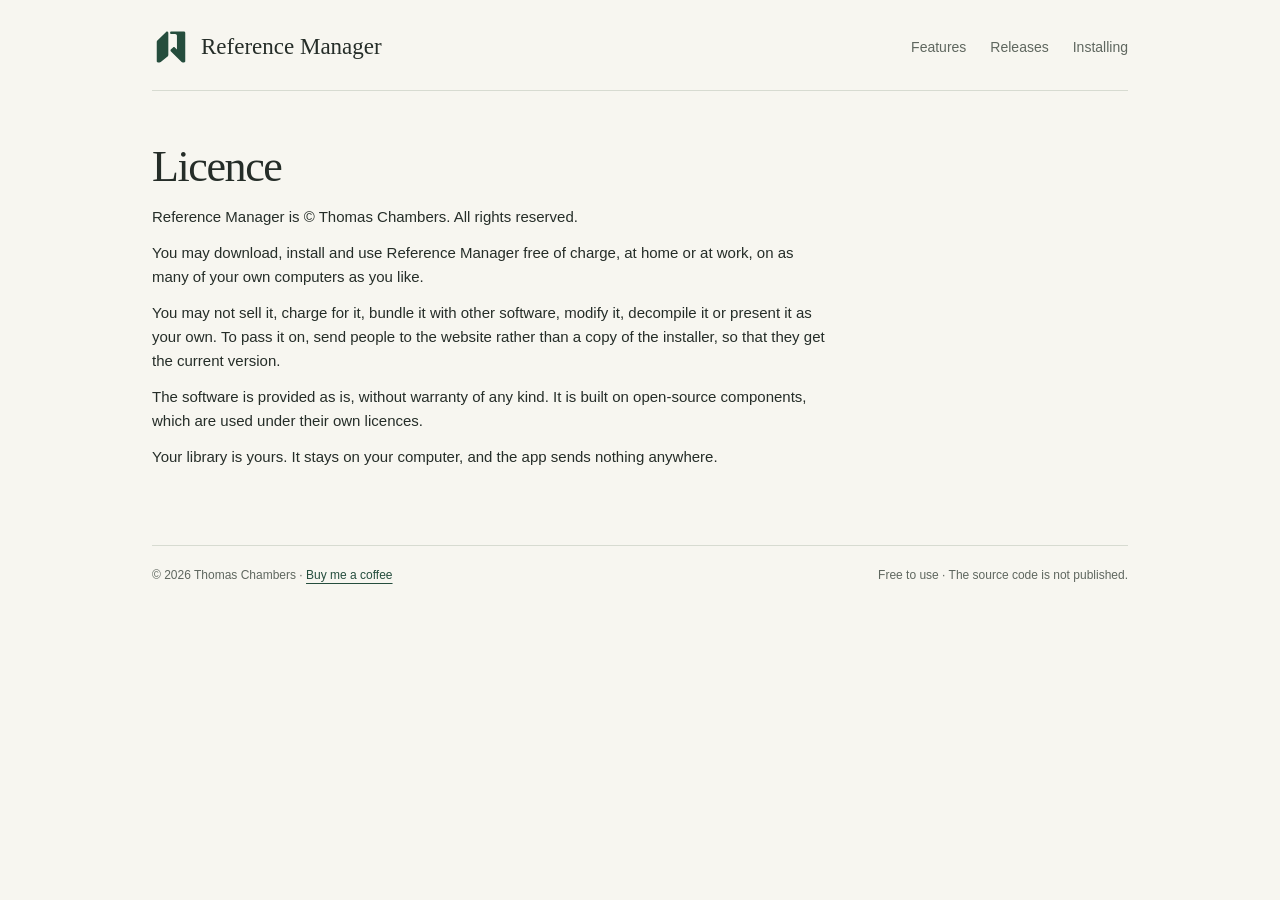
<file: licence.html>
<!doctype html>
<html lang="en">
<head>
  <meta charset="utf-8">
  <meta name="viewport" content="width=device-width, initial-scale=1">
  <title>Licence · Reference Manager</title>
  <meta name="theme-color" content="#f7f6f0">
  <link rel="icon" type="image/svg+xml" href="logo.svg?v=1eb894194f">
  <link rel="stylesheet" href="style.css?v=d03fa65e3b">
</head>
<body>
  <a class="skip" href="#main">Skip to content</a>
  <div class="page">
    <header class="masthead">
      <a class="identity" href="./">
        <img src="logo.svg?v=1eb894194f" alt="" width="38" height="38">
        <span>Reference Manager</span>
      </a>
      <nav aria-label="Main">
        <a href="./#features">Features</a>
        <a href="whats-new.html">Releases</a>
        <a href="./#installing">Installing</a>
      </nav>
    </header>

    <main id="main" class="prose">
<h1 id="licence">Licence</h1>
<p>Reference Manager is © Thomas Chambers. All rights reserved.</p>
<p>You may download, install and use Reference Manager free of charge, at home or at work, on as many of your own computers as you like.</p>
<p>You may not sell it, charge for it, bundle it with other software, modify it, decompile it or present it as your own. To pass it on, send people to the website rather than a copy of the installer, so that they get the current version.</p>
<p>The software is provided as is, without warranty of any kind. It is built on open-source components, which are used under their own licences.</p>
<p>Your library is yours. It stays on your computer, and the app sends nothing anywhere.</p>

    </main>

    <footer>
      <p>© 2026 Thomas Chambers · <a href="https://ko-fi.com/thomaschambers0970">Buy me a coffee</a></p>
      <p>Free to use · The source code is not published.</p>
    </footer>
  </div>
</body>
</html>
</file>
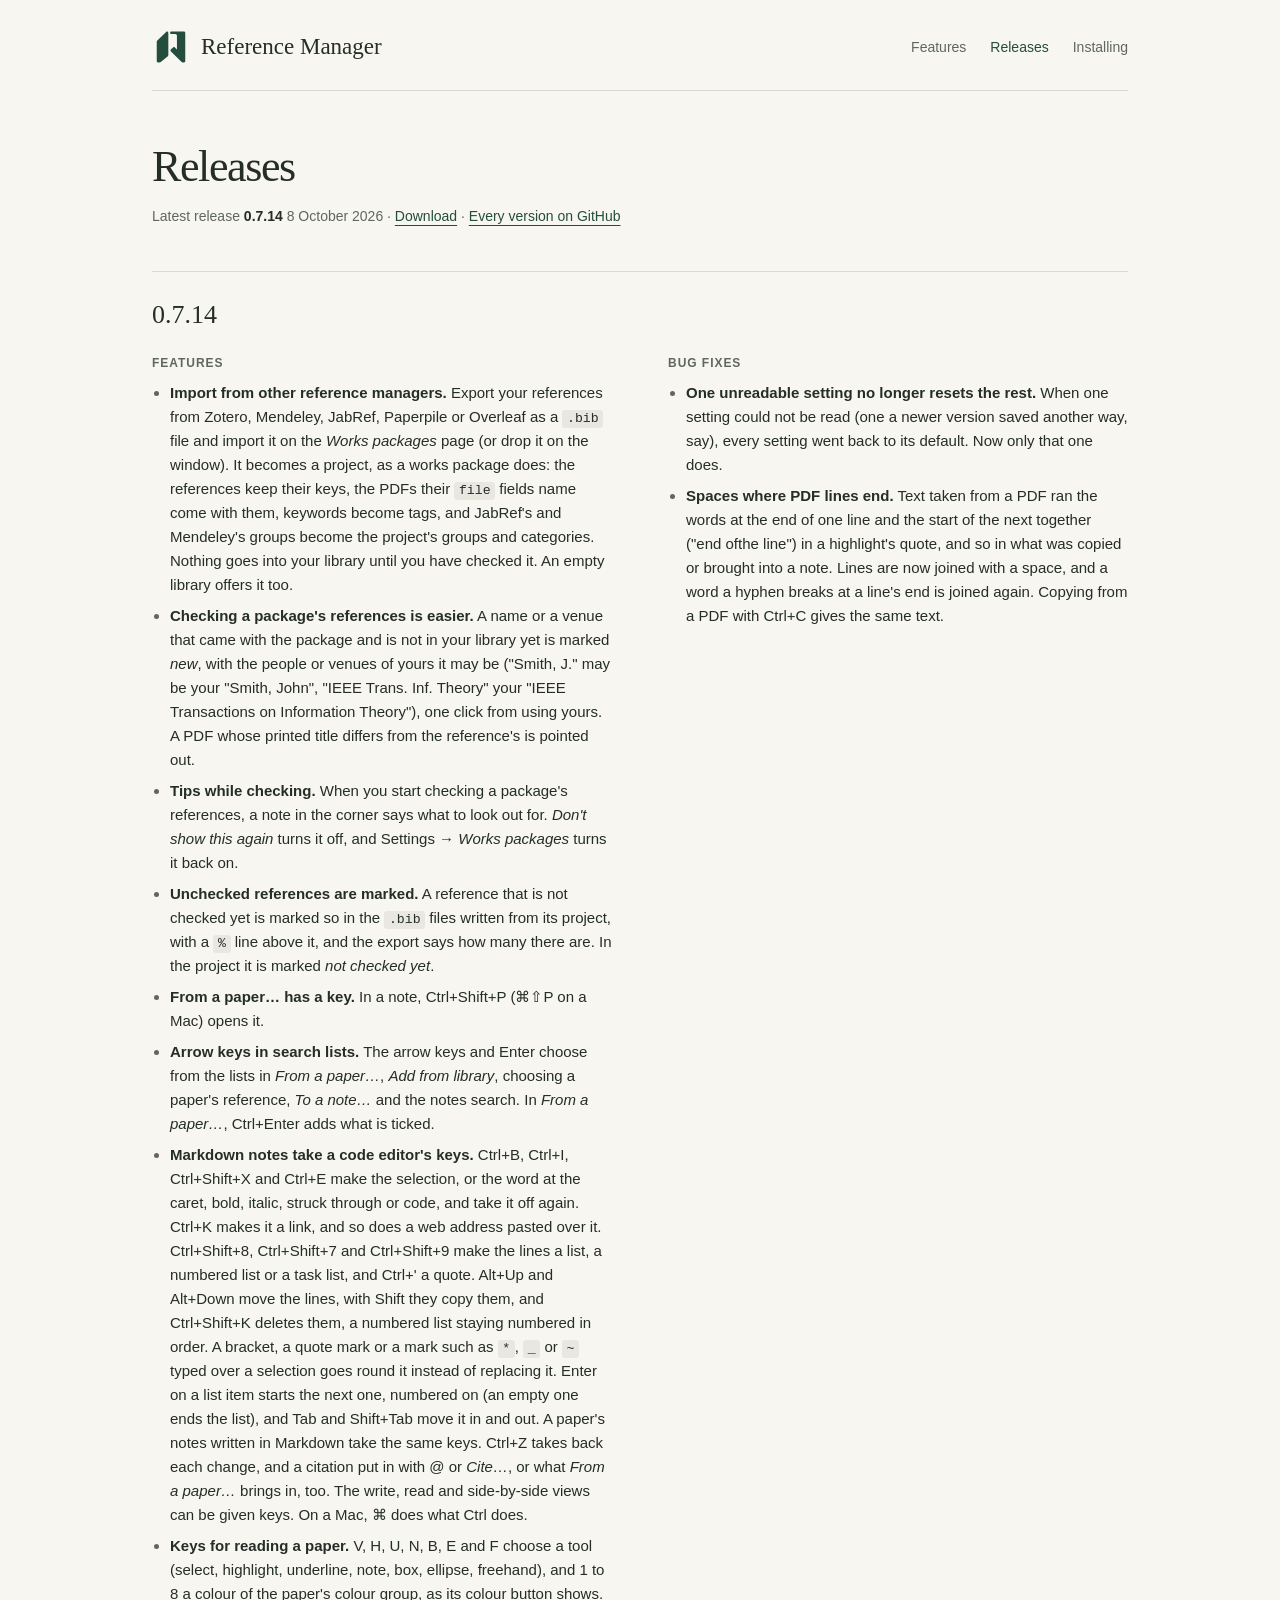
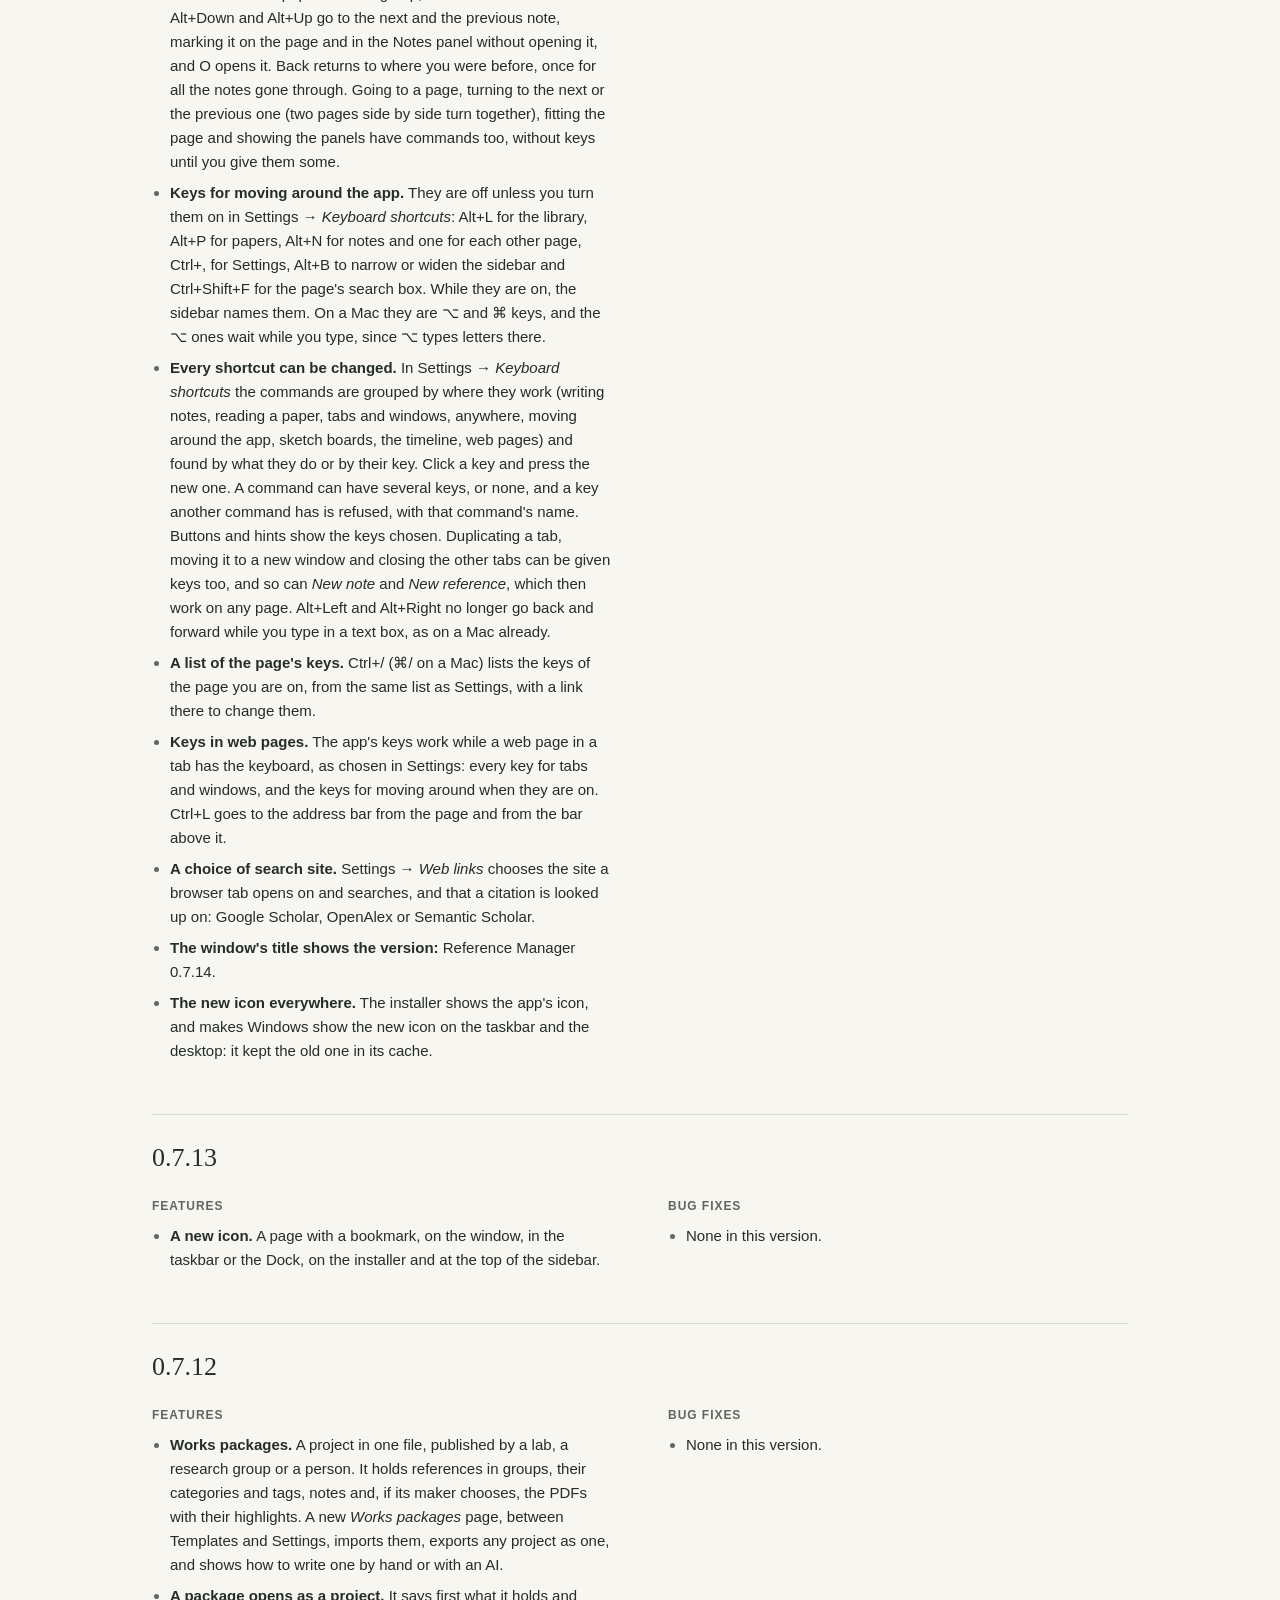
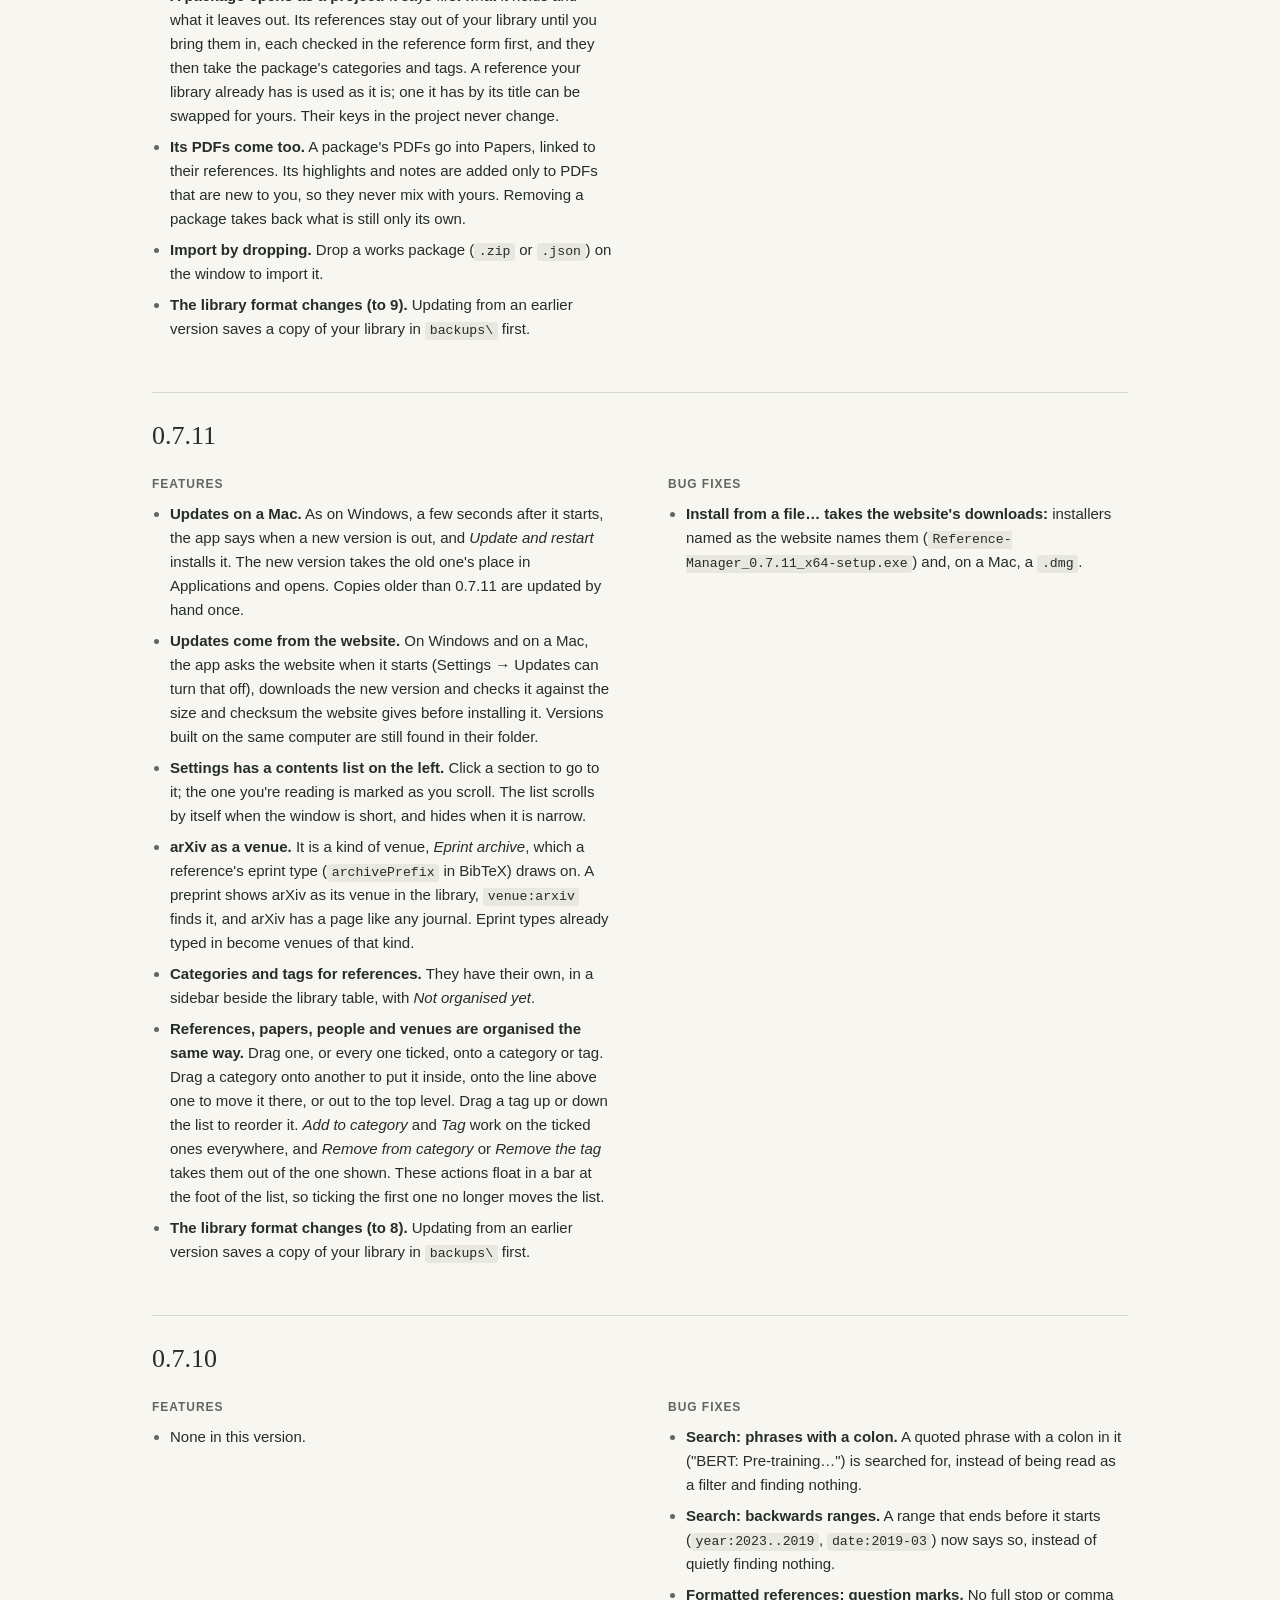
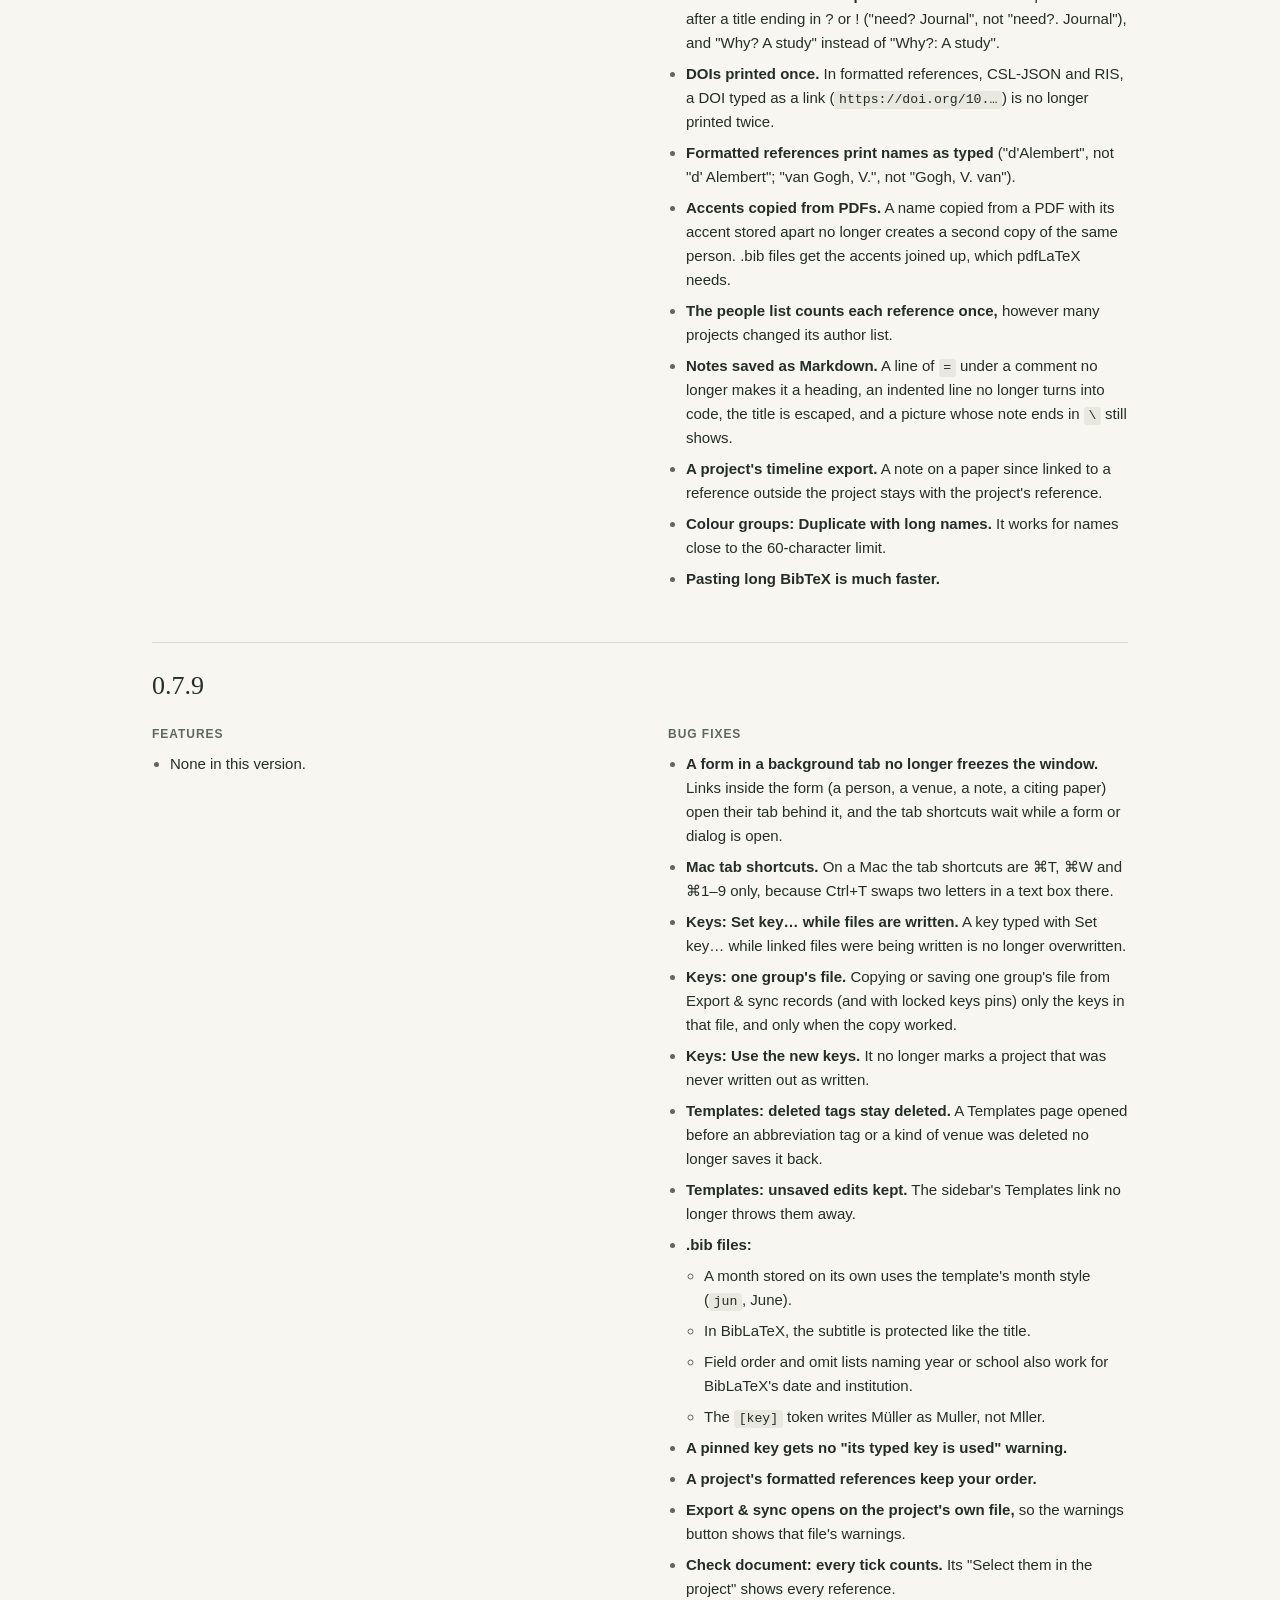
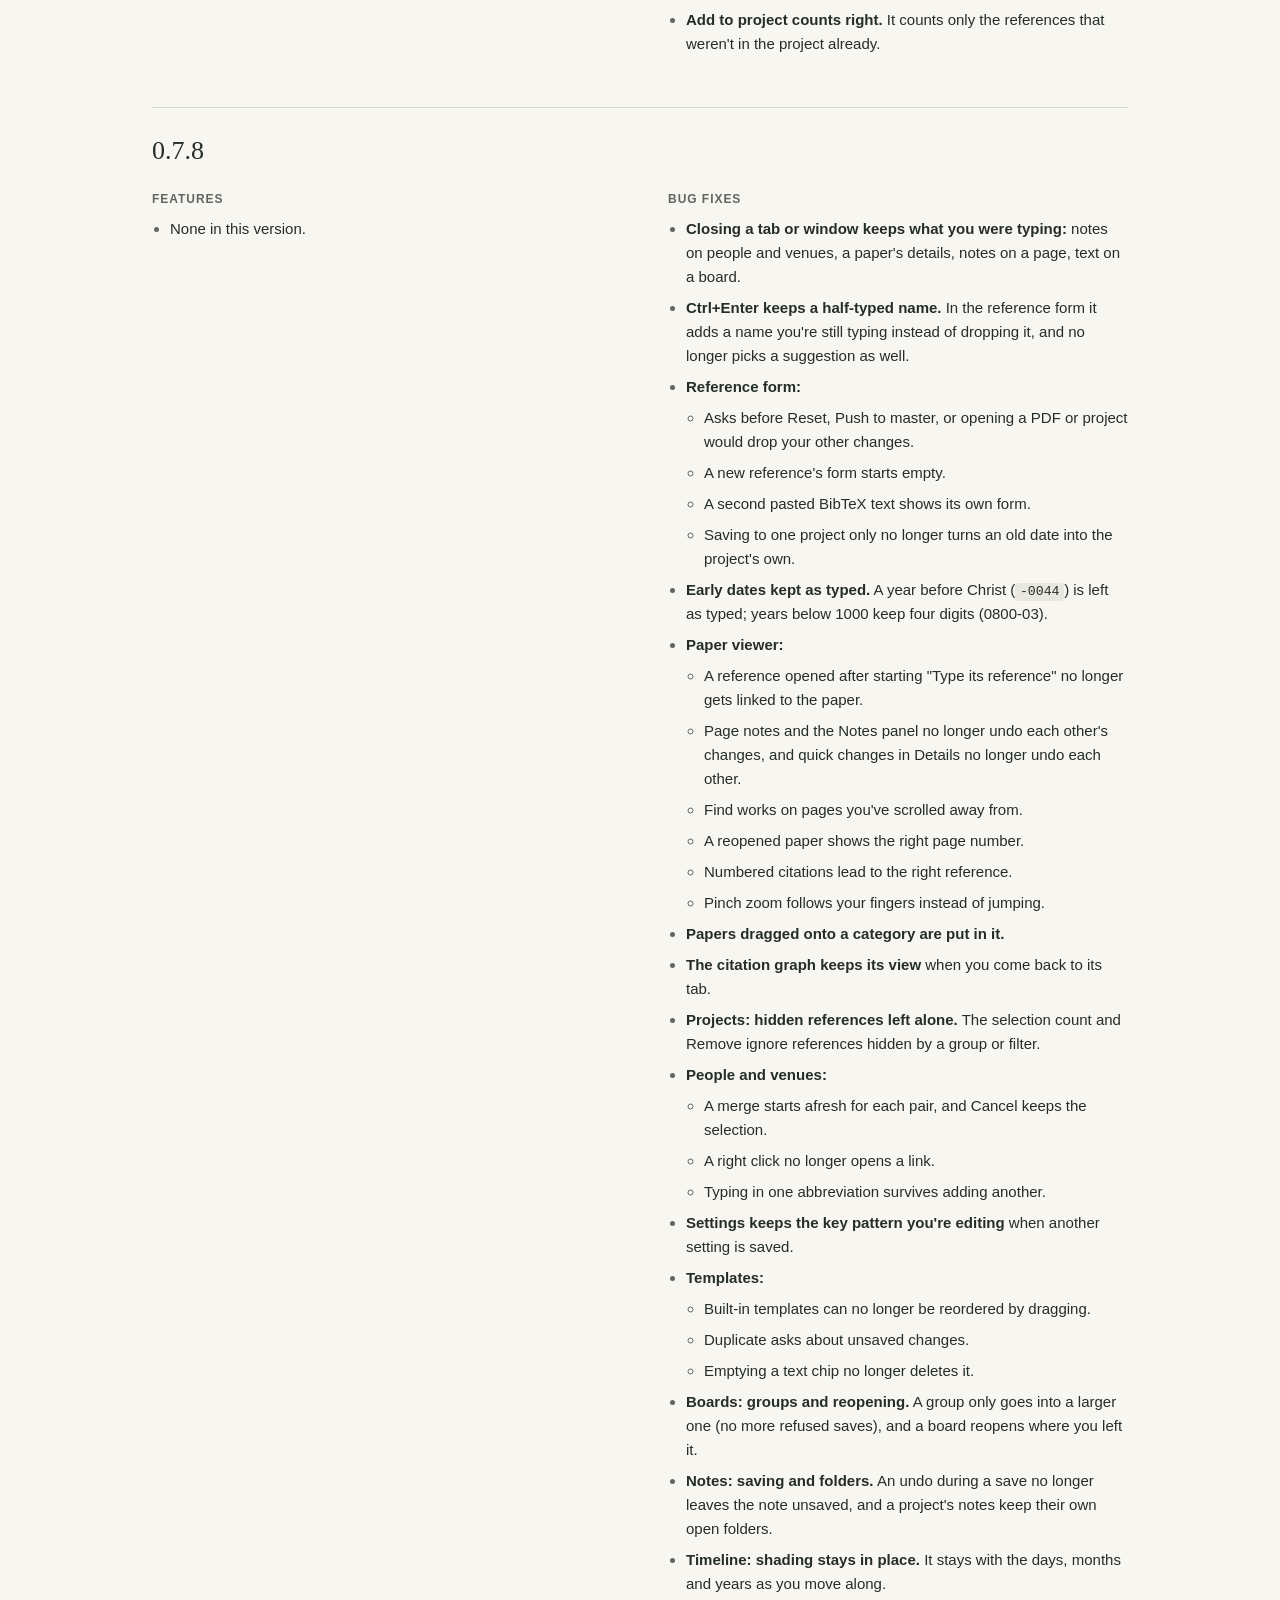
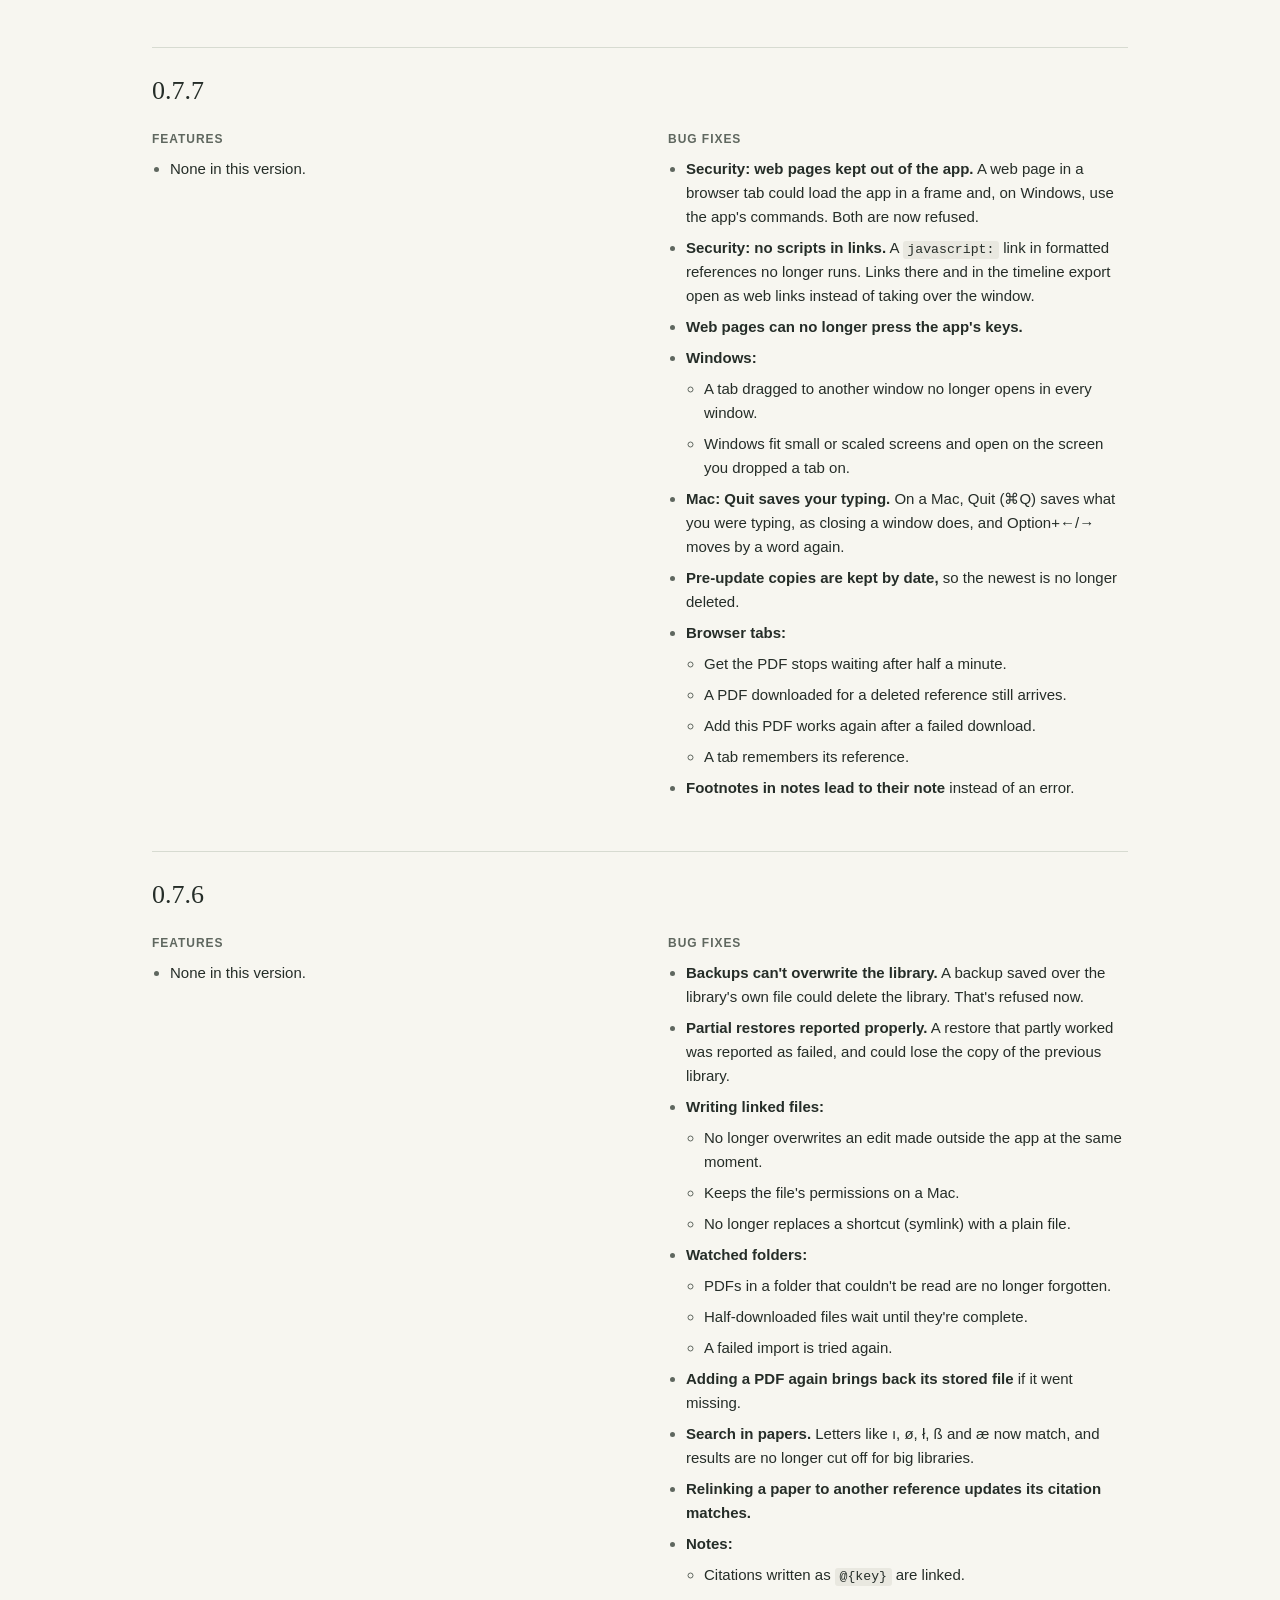
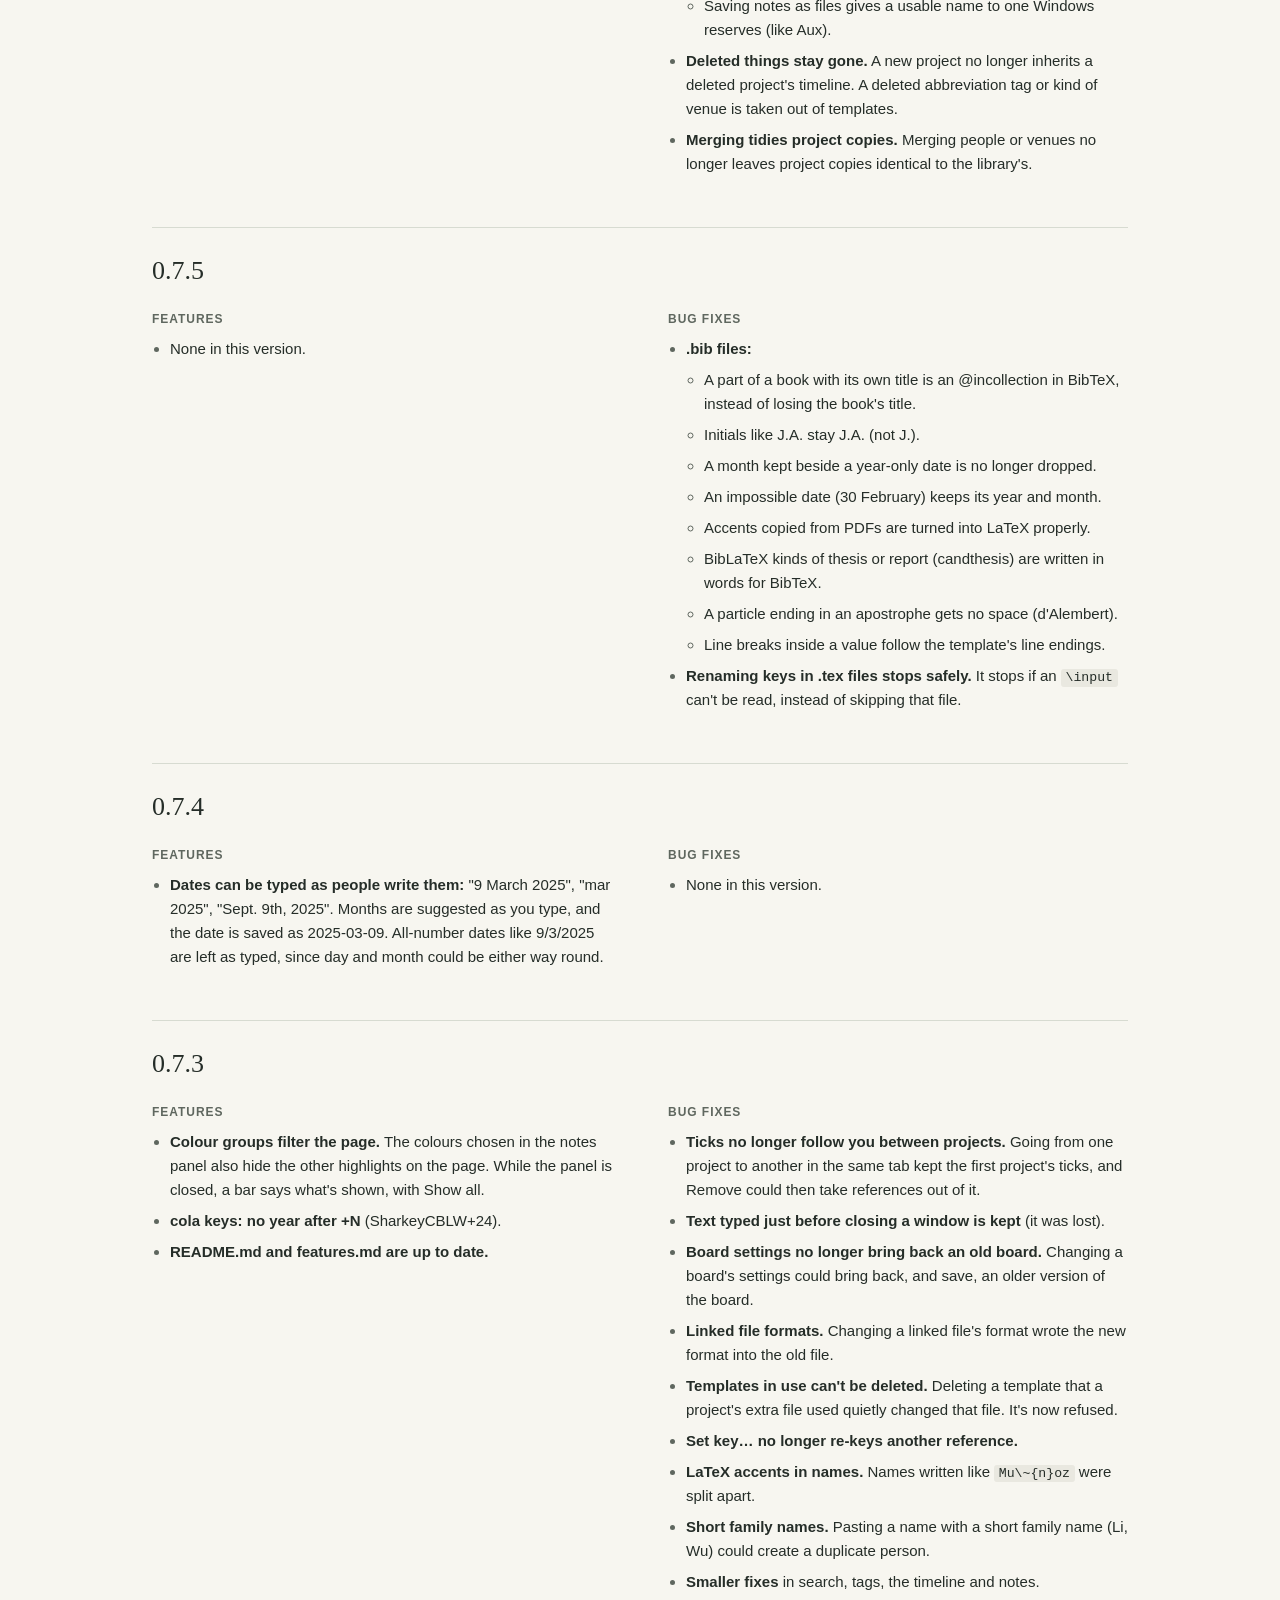
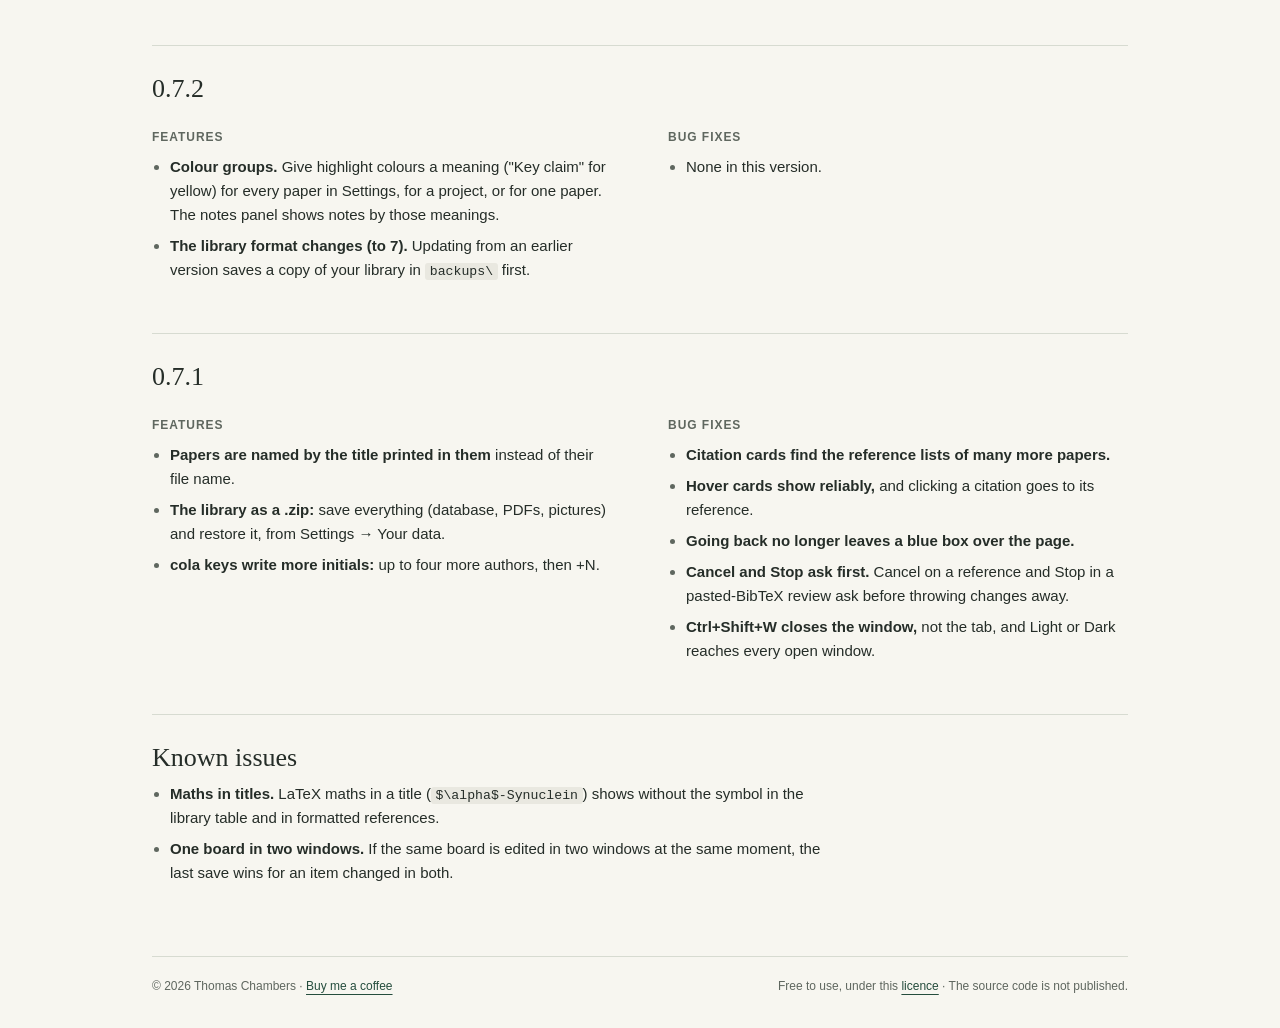
<file: whats-new.html>
<!doctype html>
<html lang="en">
<head>
  <meta charset="utf-8">
  <meta name="viewport" content="width=device-width, initial-scale=1">
  <title>Releases · Reference Manager</title>
  <meta name="description" content="What changed in each version of Reference Manager.">
  <meta name="theme-color" content="#f7f6f0">
  <link rel="icon" type="image/svg+xml" href="logo.svg?v=1eb894194f">
  <link rel="stylesheet" href="style.css?v=d03fa65e3b">
</head>
<body>
  <a class="skip" href="#main">Skip to content</a>
  <div class="page">
    <header class="masthead">
      <a class="identity" href="./">
        <img src="logo.svg?v=1eb894194f" alt="" width="38" height="38">
        <span>Reference Manager</span>
      </a>
      <nav aria-label="Main">
        <a href="./#features">Features</a>
        <a href="whats-new.html" aria-current="page">Releases</a>
        <a href="./#installing">Installing</a>
      </nav>
    </header>

    <main id="main" class="releases">
      <h1>Releases</h1>
      <p class="release-meta">Latest release <strong>0.7.14</strong> <time datetime="2026-10-08">8 October 2026</time> · <a href="./#download">Download</a> · <a href="https://github.com/ThomasChambers15243/Reference-Manager/releases">Every version on GitHub</a></p>
<section class="release" id="0-7-14">
<h2>0.7.14</h2>
<div class="release-parts">
<div>
<h3>Features</h3>
<ul>
<li><strong>Import from other reference managers.</strong> Export your references from Zotero, Mendeley, JabRef, Paperpile or Overleaf as a <code>.bib</code> file and import it on the <em>Works packages</em> page (or drop it on the window). It becomes a project, as a works package does: the references keep their keys, the PDFs their <code>file</code> fields name come with them, keywords become tags, and JabRef's and Mendeley's groups become the project's groups and categories. Nothing goes into your library until you have checked it. An empty library offers it too.
</li>
<li><strong>Checking a package's references is easier.</strong> A name or a venue that came with the package and is not in your library yet is marked <em>new</em>, with the people or venues of yours it may be (&quot;Smith, J.&quot; may be your &quot;Smith, John&quot;, &quot;IEEE Trans. Inf. Theory&quot; your &quot;IEEE Transactions on Information Theory&quot;), one click from using yours. A PDF whose printed title differs from the reference's is pointed out.
</li>
<li><strong>Tips while checking.</strong> When you start checking a package's references, a note in the corner says what to look out for. <em>Don't show this again</em> turns it off, and Settings → <em>Works packages</em> turns it back on.
</li>
<li><strong>Unchecked references are marked.</strong> A reference that is not checked yet is marked so in the <code>.bib</code> files written from its project, with a <code>%</code> line above it, and the export says how many there are. In the project it is marked <em>not checked yet</em>.
</li>
<li><strong>From a paper… has a key.</strong> In a note, Ctrl+Shift+P (⌘⇧P on a Mac) opens it.
</li>
<li><strong>Arrow keys in search lists.</strong> The arrow keys and Enter choose from the lists in <em>From a paper…</em>, <em>Add from library</em>, choosing a paper's reference, <em>To a note…</em> and the notes search. In <em>From a paper…</em>, Ctrl+Enter adds what is ticked.
</li>
<li><strong>Markdown notes take a code editor's keys.</strong> Ctrl+B, Ctrl+I, Ctrl+Shift+X and Ctrl+E make the selection, or the word at the caret, bold, italic, struck through or code, and take it off again. Ctrl+K makes it a link, and so does a web address pasted over it. Ctrl+Shift+8, Ctrl+Shift+7 and Ctrl+Shift+9 make the lines a list, a numbered list or a task list, and Ctrl+' a quote. Alt+Up and Alt+Down move the lines, with Shift they copy them, and Ctrl+Shift+K deletes them, a numbered list staying numbered in order. A bracket, a quote mark or a mark such as <code>*</code>, <code>_</code> or <code>~</code> typed over a selection goes round it instead of replacing it. Enter on a list item starts the next one, numbered on (an empty one ends the list), and Tab and Shift+Tab move it in and out. A paper's notes written in Markdown take the same keys. Ctrl+Z takes back each change, and a citation put in with @ or <em>Cite…</em>, or what <em>From a paper…</em> brings in, too. The write, read and side-by-side views can be given keys. On a Mac, ⌘ does what Ctrl does.
</li>
<li><strong>Keys for reading a paper.</strong> V, H, U, N, B, E and F choose a tool (select, highlight, underline, note, box, ellipse, freehand), and 1 to 8 a colour of the paper's colour group, as its colour button shows. Alt+Down and Alt+Up go to the next and the previous note, marking it on the page and in the Notes panel without opening it, and O opens it. Back returns to where you were before, once for all the notes gone through. Going to a page, turning to the next or the previous one (two pages side by side turn together), fitting the page and showing the panels have commands too, without keys until you give them some.
</li>
<li><strong>Keys for moving around the app.</strong> They are off unless you turn them on in Settings → <em>Keyboard shortcuts</em>: Alt+L for the library, Alt+P for papers, Alt+N for notes and one for each other page, Ctrl+, for Settings, Alt+B to narrow or widen the sidebar and Ctrl+Shift+F for the page's search box. While they are on, the sidebar names them. On a Mac they are ⌥ and ⌘ keys, and the ⌥ ones wait while you type, since ⌥ types letters there.
</li>
<li><strong>Every shortcut can be changed.</strong> In Settings → <em>Keyboard shortcuts</em> the commands are grouped by where they work (writing notes, reading a paper, tabs and windows, anywhere, moving around the app, sketch boards, the timeline, web pages) and found by what they do or by their key. Click a key and press the new one. A command can have several keys, or none, and a key another command has is refused, with that command's name. Buttons and hints show the keys chosen. Duplicating a tab, moving it to a new window and closing the other tabs can be given keys too, and so can <em>New note</em> and <em>New reference</em>, which then work on any page. Alt+Left and Alt+Right no longer go back and forward while you type in a text box, as on a Mac already.
</li>
<li><strong>A list of the page's keys.</strong> Ctrl+/ (⌘/ on a Mac) lists the keys of the page you are on, from the same list as Settings, with a link there to change them.
</li>
<li><strong>Keys in web pages.</strong> The app's keys work while a web page in a tab has the keyboard, as chosen in Settings: every key for tabs and windows, and the keys for moving around when they are on. Ctrl+L goes to the address bar from the page and from the bar above it.
</li>
<li><strong>A choice of search site.</strong> Settings → <em>Web links</em> chooses the site a browser tab opens on and searches, and that a citation is looked up on: Google Scholar, OpenAlex or Semantic Scholar.
</li>
<li><strong>The window's title shows the version:</strong> Reference Manager 0.7.14.
</li>
<li><strong>The new icon everywhere.</strong> The installer shows the app's icon, and makes Windows show the new icon on the taskbar and the desktop: it kept the old one in its cache.
</li></ul>
</div>
<div>
<h3>Bug fixes</h3>
<ul>
<li><strong>One unreadable setting no longer resets the rest.</strong> When one setting could not be read (one a newer version saved another way, say), every setting went back to its default. Now only that one does.
</li>
<li><strong>Spaces where PDF lines end.</strong> Text taken from a PDF ran the words at the end of one line and the start of the next together (&quot;end ofthe line&quot;) in a highlight's quote, and so in what was copied or brought into a note. Lines are now joined with a space, and a word a hyphen breaks at a line's end is joined again. Copying from a PDF with Ctrl+C gives the same text.
</li></ul>
</div>
</div>
</section>
<section class="release" id="0-7-13">
<h2>0.7.13</h2>
<div class="release-parts">
<div>
<h3>Features</h3>
<ul>
<li><strong>A new icon.</strong> A page with a bookmark, on the window, in the taskbar or the Dock, on the installer and at the top of the sidebar.
</li></ul>
</div>
<div>
<h3>Bug fixes</h3>
<ul>
<li>None in this version.
</li></ul>
</div>
</div>
</section>
<section class="release" id="0-7-12">
<h2>0.7.12</h2>
<div class="release-parts">
<div>
<h3>Features</h3>
<ul>
<li><strong>Works packages.</strong> A project in one file, published by a lab, a research group or a person. It holds references in groups, their categories and tags, notes and, if its maker chooses, the PDFs with their highlights. A new <em>Works packages</em> page, between Templates and Settings, imports them, exports any project as one, and shows how to write one by hand or with an AI.
</li>
<li><strong>A package opens as a project.</strong> It says first what it holds and what it leaves out. Its references stay out of your library until you bring them in, each checked in the reference form first, and they then take the package's categories and tags. A reference your library already has is used as it is; one it has by its title can be swapped for yours. Their keys in the project never change.
</li>
<li><strong>Its PDFs come too.</strong> A package's PDFs go into Papers, linked to their references. Its highlights and notes are added only to PDFs that are new to you, so they never mix with yours. Removing a package takes back what is still only its own.
</li>
<li><strong>Import by dropping.</strong> Drop a works package (<code>.zip</code> or <code>.json</code>) on the window to import it.
</li>
<li><strong>The library format changes (to 9).</strong> Updating from an earlier version saves a copy of your library in <code>backups\</code> first.
</li></ul>
</div>
<div>
<h3>Bug fixes</h3>
<ul>
<li>None in this version.
</li></ul>
</div>
</div>
</section>
<section class="release" id="0-7-11">
<h2>0.7.11</h2>
<div class="release-parts">
<div>
<h3>Features</h3>
<ul>
<li><strong>Updates on a Mac.</strong> As on Windows, a few seconds after it starts, the app says when a new version is out, and <em>Update and restart</em> installs it. The new version takes the old one's place in Applications and opens. Copies older than 0.7.11 are updated by hand once.
</li>
<li><strong>Updates come from the website.</strong> On Windows and on a Mac, the app asks the website when it starts (Settings → Updates can turn that off), downloads the new version and checks it against the size and checksum the website gives before installing it. Versions built on the same computer are still found in their folder.
</li>
<li><strong>Settings has a contents list on the left.</strong> Click a section to go to it; the one you're reading is marked as you scroll. The list scrolls by itself when the window is short, and hides when it is narrow.
</li>
<li><strong>arXiv as a venue.</strong> It is a kind of venue, <em>Eprint archive</em>, which a reference's eprint type (<code>archivePrefix</code> in BibTeX) draws on. A preprint shows arXiv as its venue in the library, <code>venue:arxiv</code> finds it, and arXiv has a page like any journal. Eprint types already typed in become venues of that kind.
</li>
<li><strong>Categories and tags for references.</strong> They have their own, in a sidebar beside the library table, with <em>Not organised yet</em>.
</li>
<li><strong>References, papers, people and venues are organised the same way.</strong> Drag one, or every one ticked, onto a category or tag. Drag a category onto another to put it inside, onto the line above one to move it there, or out to the top level. Drag a tag up or down the list to reorder it. <em>Add to category</em> and <em>Tag</em> work on the ticked ones everywhere, and <em>Remove from category</em> or <em>Remove the tag</em> takes them out of the one shown. These actions float in a bar at the foot of the list, so ticking the first one no longer moves the list.
</li>
<li><strong>The library format changes (to 8).</strong> Updating from an earlier version saves a copy of your library in <code>backups\</code> first.
</li></ul>
</div>
<div>
<h3>Bug fixes</h3>
<ul>
<li><strong>Install from a file… takes the website's downloads:</strong> installers named as the website names them (<code>Reference-Manager_0.7.11_x64-setup.exe</code>) and, on a Mac, a <code>.dmg</code>.
</li></ul>
</div>
</div>
</section>
<section class="release" id="0-7-10">
<h2>0.7.10</h2>
<div class="release-parts">
<div>
<h3>Features</h3>
<ul>
<li>None in this version.
</li></ul>
</div>
<div>
<h3>Bug fixes</h3>
<ul>
<li><strong>Search: phrases with a colon.</strong> A quoted phrase with a colon in it (&quot;BERT: Pre-training…&quot;) is searched for, instead of being read as a filter and finding nothing.
</li>
<li><strong>Search: backwards ranges.</strong> A range that ends before it starts (<code>year:2023..2019</code>, <code>date:2019-03</code>) now says so, instead of quietly finding nothing.
</li>
<li><strong>Formatted references: question marks.</strong> No full stop or comma after a title ending in ? or ! (&quot;need? Journal&quot;, not &quot;need?. Journal&quot;), and &quot;Why? A study&quot; instead of &quot;Why?: A study&quot;.
</li>
<li><strong>DOIs printed once.</strong> In formatted references, CSL-JSON and RIS, a DOI typed as a link (<code>https://doi.org/10.…</code>) is no longer printed twice.
</li>
<li><strong>Formatted references print names as typed</strong> (&quot;d'Alembert&quot;, not &quot;d' Alembert&quot;; &quot;van Gogh, V.&quot;, not &quot;Gogh, V. van&quot;).
</li>
<li><strong>Accents copied from PDFs.</strong> A name copied from a PDF with its accent stored apart no longer creates a second copy of the same person. .bib files get the accents joined up, which pdfLaTeX needs.
</li>
<li><strong>The people list counts each reference once,</strong> however many projects changed its author list.
</li>
<li><strong>Notes saved as Markdown.</strong> A line of <code>=</code> under a comment no longer makes it a heading, an indented line no longer turns into code, the title is escaped, and a picture whose note ends in <code>\</code> still shows.
</li>
<li><strong>A project's timeline export.</strong> A note on a paper since linked to a reference outside the project stays with the project's reference.
</li>
<li><strong>Colour groups: Duplicate with long names.</strong> It works for names close to the 60-character limit.
</li>
<li><strong>Pasting long BibTeX is much faster.</strong>
</li></ul>
</div>
</div>
</section>
<section class="release" id="0-7-9">
<h2>0.7.9</h2>
<div class="release-parts">
<div>
<h3>Features</h3>
<ul>
<li>None in this version.
</li></ul>
</div>
<div>
<h3>Bug fixes</h3>
<ul>
<li><strong>A form in a background tab no longer freezes the window.</strong> Links inside the form (a person, a venue, a note, a citing paper) open their tab behind it, and the tab shortcuts wait while a form or dialog is open.
</li>
<li><strong>Mac tab shortcuts.</strong> On a Mac the tab shortcuts are ⌘T, ⌘W and ⌘1–9 only, because Ctrl+T swaps two letters in a text box there.
</li>
<li><strong>Keys: Set key… while files are written.</strong> A key typed with Set key… while linked files were being written is no longer overwritten.
</li>
<li><strong>Keys: one group's file.</strong> Copying or saving one group's file from Export &amp; sync records (and with locked keys pins) only the keys in that file, and only when the copy worked.
</li>
<li><strong>Keys: Use the new keys.</strong> It no longer marks a project that was never written out as written.
</li>
<li><strong>Templates: deleted tags stay deleted.</strong> A Templates page opened before an abbreviation tag or a kind of venue was deleted no longer saves it back.
</li>
<li><strong>Templates: unsaved edits kept.</strong> The sidebar's Templates link no longer throws them away.
</li>
<li><strong>.bib files:</strong>
<ul>
<li>A month stored on its own uses the template's month style (<code>jun</code>, June).
</li>
<li>In BibLaTeX, the subtitle is protected like the title.
</li>
<li>Field order and omit lists naming year or school also work for BibLaTeX's date and institution.
</li>
<li>The <code>[key]</code> token writes Müller as Muller, not Mller.
</li></ul>
</li>
<li><strong>A pinned key gets no &quot;its typed key is used&quot; warning.</strong>
</li>
<li><strong>A project's formatted references keep your order.</strong>
</li>
<li><strong>Export &amp; sync opens on the project's own file,</strong> so the warnings button shows that file's warnings.
</li>
<li><strong>Check document: every tick counts.</strong> Its &quot;Select them in the project&quot; shows every reference.
</li>
<li><strong>Add to project counts right.</strong> It counts only the references that weren't in the project already.
</li></ul>
</div>
</div>
</section>
<section class="release" id="0-7-8">
<h2>0.7.8</h2>
<div class="release-parts">
<div>
<h3>Features</h3>
<ul>
<li>None in this version.
</li></ul>
</div>
<div>
<h3>Bug fixes</h3>
<ul>
<li><strong>Closing a tab or window keeps what you were typing:</strong> notes on people and venues, a paper's details, notes on a page, text on a board.
</li>
<li><strong>Ctrl+Enter keeps a half-typed name.</strong> In the reference form it adds a name you're still typing instead of dropping it, and no longer picks a suggestion as well.
</li>
<li><strong>Reference form:</strong>
<ul>
<li>Asks before Reset, Push to master, or opening a PDF or project would drop your other changes.
</li>
<li>A new reference's form starts empty.
</li>
<li>A second pasted BibTeX text shows its own form.
</li>
<li>Saving to one project only no longer turns an old date into the project's own.
</li></ul>
</li>
<li><strong>Early dates kept as typed.</strong> A year before Christ (<code>-0044</code>) is left as typed; years below 1000 keep four digits (0800-03).
</li>
<li><strong>Paper viewer:</strong>
<ul>
<li>A reference opened after starting &quot;Type its reference&quot; no longer gets linked to the paper.
</li>
<li>Page notes and the Notes panel no longer undo each other's changes, and quick changes in Details no longer undo each other.
</li>
<li>Find works on pages you've scrolled away from.
</li>
<li>A reopened paper shows the right page number.
</li>
<li>Numbered citations lead to the right reference.
</li>
<li>Pinch zoom follows your fingers instead of jumping.
</li></ul>
</li>
<li><strong>Papers dragged onto a category are put in it.</strong>
</li>
<li><strong>The citation graph keeps its view</strong> when you come back to its tab.
</li>
<li><strong>Projects: hidden references left alone.</strong> The selection count and Remove ignore references hidden by a group or filter.
</li>
<li><strong>People and venues:</strong>
<ul>
<li>A merge starts afresh for each pair, and Cancel keeps the selection.
</li>
<li>A right click no longer opens a link.
</li>
<li>Typing in one abbreviation survives adding another.
</li></ul>
</li>
<li><strong>Settings keeps the key pattern you're editing</strong> when another setting is saved.
</li>
<li><strong>Templates:</strong>
<ul>
<li>Built-in templates can no longer be reordered by dragging.
</li>
<li>Duplicate asks about unsaved changes.
</li>
<li>Emptying a text chip no longer deletes it.
</li></ul>
</li>
<li><strong>Boards: groups and reopening.</strong> A group only goes into a larger one (no more refused saves), and a board reopens where you left it.
</li>
<li><strong>Notes: saving and folders.</strong> An undo during a save no longer leaves the note unsaved, and a project's notes keep their own open folders.
</li>
<li><strong>Timeline: shading stays in place.</strong> It stays with the days, months and years as you move along.
</li></ul>
</div>
</div>
</section>
<section class="release" id="0-7-7">
<h2>0.7.7</h2>
<div class="release-parts">
<div>
<h3>Features</h3>
<ul>
<li>None in this version.
</li></ul>
</div>
<div>
<h3>Bug fixes</h3>
<ul>
<li><strong>Security: web pages kept out of the app.</strong> A web page in a browser tab could load the app in a frame and, on Windows, use the app's commands. Both are now refused.
</li>
<li><strong>Security: no scripts in links.</strong> A <code>javascript:</code> link in formatted references no longer runs. Links there and in the timeline export open as web links instead of taking over the window.
</li>
<li><strong>Web pages can no longer press the app's keys.</strong>
</li>
<li><strong>Windows:</strong>
<ul>
<li>A tab dragged to another window no longer opens in every window.
</li>
<li>Windows fit small or scaled screens and open on the screen you dropped a tab on.
</li></ul>
</li>
<li><strong>Mac: Quit saves your typing.</strong> On a Mac, Quit (⌘Q) saves what you were typing, as closing a window does, and Option+←/→ moves by a word again.
</li>
<li><strong>Pre-update copies are kept by date,</strong> so the newest is no longer deleted.
</li>
<li><strong>Browser tabs:</strong>
<ul>
<li>Get the PDF stops waiting after half a minute.
</li>
<li>A PDF downloaded for a deleted reference still arrives.
</li>
<li>Add this PDF works again after a failed download.
</li>
<li>A tab remembers its reference.
</li></ul>
</li>
<li><strong>Footnotes in notes lead to their note</strong> instead of an error.
</li></ul>
</div>
</div>
</section>
<section class="release" id="0-7-6">
<h2>0.7.6</h2>
<div class="release-parts">
<div>
<h3>Features</h3>
<ul>
<li>None in this version.
</li></ul>
</div>
<div>
<h3>Bug fixes</h3>
<ul>
<li><strong>Backups can't overwrite the library.</strong> A backup saved over the library's own file could delete the library. That's refused now.
</li>
<li><strong>Partial restores reported properly.</strong> A restore that partly worked was reported as failed, and could lose the copy of the previous library.
</li>
<li><strong>Writing linked files:</strong>
<ul>
<li>No longer overwrites an edit made outside the app at the same moment.
</li>
<li>Keeps the file's permissions on a Mac.
</li>
<li>No longer replaces a shortcut (symlink) with a plain file.
</li></ul>
</li>
<li><strong>Watched folders:</strong>
<ul>
<li>PDFs in a folder that couldn't be read are no longer forgotten.
</li>
<li>Half-downloaded files wait until they're complete.
</li>
<li>A failed import is tried again.
</li></ul>
</li>
<li><strong>Adding a PDF again brings back its stored file</strong> if it went missing.
</li>
<li><strong>Search in papers.</strong> Letters like ı, ø, ł, ß and æ now match, and results are no longer cut off for big libraries.
</li>
<li><strong>Relinking a paper to another reference updates its citation matches.</strong>
</li>
<li><strong>Notes:</strong>
<ul>
<li>Citations written as <code>@{key}</code> are linked.
</li>
<li>Saving notes as files gives a usable name to one Windows reserves (like Aux).
</li></ul>
</li>
<li><strong>Deleted things stay gone.</strong> A new project no longer inherits a deleted project's timeline. A deleted abbreviation tag or kind of venue is taken out of templates.
</li>
<li><strong>Merging tidies project copies.</strong> Merging people or venues no longer leaves project copies identical to the library's.
</li></ul>
</div>
</div>
</section>
<section class="release" id="0-7-5">
<h2>0.7.5</h2>
<div class="release-parts">
<div>
<h3>Features</h3>
<ul>
<li>None in this version.
</li></ul>
</div>
<div>
<h3>Bug fixes</h3>
<ul>
<li><strong>.bib files:</strong>
<ul>
<li>A part of a book with its own title is an @incollection in BibTeX, instead of losing the book's title.
</li>
<li>Initials like J.A. stay J.A. (not J.).
</li>
<li>A month kept beside a year-only date is no longer dropped.
</li>
<li>An impossible date (30 February) keeps its year and month.
</li>
<li>Accents copied from PDFs are turned into LaTeX properly.
</li>
<li>BibLaTeX kinds of thesis or report (candthesis) are written in words for BibTeX.
</li>
<li>A particle ending in an apostrophe gets no space (d'Alembert).
</li>
<li>Line breaks inside a value follow the template's line endings.
</li></ul>
</li>
<li><strong>Renaming keys in .tex files stops safely.</strong> It stops if an <code>\input</code> can't be read, instead of skipping that file.
</li></ul>
</div>
</div>
</section>
<section class="release" id="0-7-4">
<h2>0.7.4</h2>
<div class="release-parts">
<div>
<h3>Features</h3>
<ul>
<li><strong>Dates can be typed as people write them:</strong> &quot;9 March 2025&quot;, &quot;mar 2025&quot;, &quot;Sept. 9th, 2025&quot;. Months are suggested as you type, and the date is saved as 2025-03-09. All-number dates like 9/3/2025 are left as typed, since day and month could be either way round.
</li></ul>
</div>
<div>
<h3>Bug fixes</h3>
<ul>
<li>None in this version.
</li></ul>
</div>
</div>
</section>
<section class="release" id="0-7-3">
<h2>0.7.3</h2>
<div class="release-parts">
<div>
<h3>Features</h3>
<ul>
<li><strong>Colour groups filter the page.</strong> The colours chosen in the notes panel also hide the other highlights on the page. While the panel is closed, a bar says what's shown, with Show all.
</li>
<li><strong>cola keys: no year after +N</strong> (SharkeyCBLW+24).
</li>
<li><strong>README.md and features.md are up to date.</strong>
</li></ul>
</div>
<div>
<h3>Bug fixes</h3>
<ul>
<li><strong>Ticks no longer follow you between projects.</strong> Going from one project to another in the same tab kept the first project's ticks, and Remove could then take references out of it.
</li>
<li><strong>Text typed just before closing a window is kept</strong> (it was lost).
</li>
<li><strong>Board settings no longer bring back an old board.</strong> Changing a board's settings could bring back, and save, an older version of the board.
</li>
<li><strong>Linked file formats.</strong> Changing a linked file's format wrote the new format into the old file.
</li>
<li><strong>Templates in use can't be deleted.</strong> Deleting a template that a project's extra file used quietly changed that file. It's now refused.
</li>
<li><strong>Set key… no longer re-keys another reference.</strong>
</li>
<li><strong>LaTeX accents in names.</strong> Names written like <code>Mu\~{n}oz</code> were split apart.
</li>
<li><strong>Short family names.</strong> Pasting a name with a short family name (Li, Wu) could create a duplicate person.
</li>
<li><strong>Smaller fixes</strong> in search, tags, the timeline and notes.
</li></ul>
</div>
</div>
</section>
<section class="release" id="0-7-2">
<h2>0.7.2</h2>
<div class="release-parts">
<div>
<h3>Features</h3>
<ul>
<li><strong>Colour groups.</strong> Give highlight colours a meaning (&quot;Key claim&quot; for yellow) for every paper in Settings, for a project, or for one paper. The notes panel shows notes by those meanings.
</li>
<li><strong>The library format changes (to 7).</strong> Updating from an earlier version saves a copy of your library in <code>backups\</code> first.
</li></ul>
</div>
<div>
<h3>Bug fixes</h3>
<ul>
<li>None in this version.
</li></ul>
</div>
</div>
</section>
<section class="release" id="0-7-1">
<h2>0.7.1</h2>
<div class="release-parts">
<div>
<h3>Features</h3>
<ul>
<li><strong>Papers are named by the title printed in them</strong> instead of their file name.
</li>
<li><strong>The library as a .zip:</strong> save everything (database, PDFs, pictures) and restore it, from Settings → Your data.
</li>
<li><strong>cola keys write more initials:</strong> up to four more authors, then +N.
</li></ul>
</div>
<div>
<h3>Bug fixes</h3>
<ul>
<li><strong>Citation cards find the reference lists of many more papers.</strong>
</li>
<li><strong>Hover cards show reliably,</strong> and clicking a citation goes to its reference.
</li>
<li><strong>Going back no longer leaves a blue box over the page.</strong>
</li>
<li><strong>Cancel and Stop ask first.</strong> Cancel on a reference and Stop in a pasted-BibTeX review ask before throwing changes away.
</li>
<li><strong>Ctrl+Shift+W closes the window,</strong> not the tab, and Light or Dark reaches every open window.
</li></ul>
</div>
</div>
</section>
<section class="release" id="known-issues">
<h2>Known issues</h2>
<ul>
<li><strong>Maths in titles.</strong> LaTeX maths in a title (<code>$\alpha$-Synuclein</code>) shows without the symbol in the library table and in formatted references.
</li>
<li><strong>One board in two windows.</strong> If the same board is edited in two windows at the same moment, the last save wins for an item changed in both.
</li></ul>
</section>

    </main>

    <footer>
      <p>© 2026 Thomas Chambers · <a href="https://ko-fi.com/thomaschambers0970">Buy me a coffee</a></p>
      <p>Free to use, under this <a href="licence.html">licence</a> · The source code is not published.</p>
    </footer>
  </div>
</body>
</html>
</file>
<file: style.css>
/* Warm paper, dark green ink, Georgia for headings and the system's sans-serif for the rest. */
:root {
  color-scheme: light;
  --paper: #f7f6f0;
  --ink: #252d28;
  --muted: #5f675f;
  --green: #254d3d;
  --rule: #d7dbd1;
  --code: #e9e8e0;
  --serif: Georgia, "Times New Roman", serif;
}

* { box-sizing: border-box; }
html { -webkit-text-size-adjust: 100%; }
body { margin: 0; background: var(--paper); color: var(--ink); font: 16px/1.6 -apple-system, BlinkMacSystemFont, "Segoe UI", Roboto, Helvetica, Arial, sans-serif; }
a { color: var(--green); text-underline-offset: 4px; }
a:hover { text-decoration-thickness: 2px; }
a:focus-visible, summary:focus-visible { outline: 2px solid var(--green); outline-offset: 4px; }
p, h1, h2, h3, ul { margin: 0; }
code { font: .88em ui-monospace, "Cascadia Code", "SF Mono", Menlo, Consolas, monospace; background: var(--code); padding: .1em .35em; border-radius: 3px; overflow-wrap: anywhere; }

.page { max-width: 1056px; margin: 0 auto; padding: 0 40px; }
.skip { position: absolute; left: 16px; top: -100px; padding: 10px 14px; background: var(--paper); z-index: 3; }
.skip:focus { top: 10px; }

/* The top of every page */

.masthead { display: flex; align-items: center; justify-content: space-between; gap: 24px; padding: 28px 0 24px; border-bottom: 1px solid var(--rule); }
.identity { display: flex; align-items: center; gap: 11px; color: var(--ink); text-decoration: none; font: 23px/1.2 var(--serif); }
.identity img { display: block; flex: none; }
nav { display: flex; flex-wrap: wrap; gap: 24px; font-size: 14px; }
nav a { color: var(--muted); text-decoration: none; }
nav a:hover, nav a[aria-current="page"] { color: var(--green); }
nav a:hover { text-decoration: underline; }

/* The front page */

.hero { display: grid; grid-template-columns: minmax(0, 1fr) 272px; column-gap: 68px; align-items: center; padding: 60px 0 42px; }
.byline { margin-bottom: 19px; color: var(--muted); font-size: 13px; }
h1 { font: 400 clamp(36px, 4.8vw, 55px)/1.09 var(--serif); letter-spacing: -1.4px; }
.lead { margin-top: 24px; max-width: 490px; font-size: 18px; }
.description { margin-top: 13px; max-width: 475px; color: var(--muted); font-size: 15px; }
.coffee { display: flex; align-items: flex-start; gap: 9px; max-width: 475px; margin-top: 18px; color: var(--muted); font-size: 14px; }
.coffee svg { flex: none; margin-top: 3px; color: var(--green); }
.coffee a { white-space: nowrap; }

.development { margin-bottom: 8px; color: var(--muted); font-size: 12px; }
.download h2 { margin-bottom: 17px; font-size: 16px; font-weight: 600; }
.download-link { display: flex; justify-content: space-between; align-items: center; gap: 12px; min-height: 49px; margin-bottom: 10px; padding: 12px 17px; border: 1px solid var(--green); border-radius: 3px; color: var(--green); text-decoration: none; font-size: 14px; font-weight: 500; }
.download-link:hover { text-decoration: underline; }
.download-link.primary { background: var(--green); color: #fff; }
.compatibility { margin-top: 15px; color: var(--muted); font-size: 12px; line-height: 1.8; }

.release-line { display: flex; justify-content: space-between; align-items: baseline; gap: 12px; padding: 15px 0; border-top: 1px solid var(--rule); border-bottom: 1px solid var(--rule); font-size: 13px; }
.release-line p { display: flex; flex-wrap: wrap; gap: 15px; }
.release-label, .date { color: var(--muted); }
.release-line strong { font-weight: 600; }
.release-line a { flex-shrink: 0; text-decoration: none; }
.release-line a:hover { text-decoration: underline; }

.feature-section, .local-section { display: grid; grid-template-columns: minmax(0, .86fr) minmax(0, 1.14fr); gap: 64px; }
.feature-section { padding: 44px 0 40px; }
.section-intro { align-self: start; position: sticky; top: 32px; }
.section-intro h2 { font: 400 30px/1.25 var(--serif); letter-spacing: -.45px; }
.section-intro p { max-width: 315px; margin-top: 16px; color: var(--muted); font-size: 15px; }
.built { max-width: 315px; margin-top: 30px; padding-top: 20px; border-top: 1px solid var(--rule); }
.built h3 { color: var(--muted); font-size: 12px; font-weight: 600; letter-spacing: .08em; text-transform: uppercase; }
.built p { margin-top: 8px; font-size: 14px; line-height: 1.7; }
.built strong { color: var(--ink); font-weight: 600; }
@media (max-height: 640px) { .section-intro { position: static; } }
.feature-list article { padding: 19px 0; border-top: 1px solid var(--rule); }
.feature-list article:first-child { padding-top: 0; border-top: 0; }
.feature-list article:last-child { padding-bottom: 0; }
.feature-list h3 { margin-bottom: 5px; font-size: 15px; font-weight: 600; }
.feature-list p { color: var(--muted); font-size: 14px; line-height: 1.75; }

.local-section { padding: 30px 0 34px; border-top: 1px solid var(--rule); }
.local-section h2 { max-width: 270px; font: 400 25px/1.3 var(--serif); }
.local-section p { color: var(--muted); font-size: 14px; }
.local-section p + p { margin-top: 9px; }

.practical { display: grid; grid-template-columns: minmax(0, 1.14fr) minmax(0, .86fr); gap: 64px; padding: 32px 0 36px; border-top: 1px solid var(--rule); }
.practical h2 { margin-bottom: 12px; font: 400 25px/1.3 var(--serif); }
.practical p { margin-bottom: 16px; color: var(--muted); font-size: 14px; }
details { padding: 9px 0; border-bottom: 1px solid var(--rule); font-size: 14px; }
summary { padding: 2px 0; cursor: pointer; }
details p { padding: 12px 0 0 18px; }
details p:last-child { margin-bottom: 8px; }
details strong { color: var(--ink); font-weight: 600; }
.follow a { display: block; width: fit-content; margin-top: 9px; font-size: 14px; text-decoration: none; }
.follow a:hover { text-decoration: underline; }

/* The licence, one column of text, and Releases, each version's features and fixes side by side */

.prose, .releases { padding: 52px 0 64px; }
.prose { max-width: 680px; }
.prose h1, .releases h1 { margin-bottom: 14px; font-size: clamp(34px, 4.2vw, 44px); }
.release-meta { color: var(--muted); font-size: 14px; }
.release-meta strong { color: var(--ink); font-weight: 600; }
.prose h2, .release { margin-top: 44px; padding-top: 26px; border-top: 1px solid var(--rule); }
.prose h2, .release h2 { font: 400 26px/1.3 var(--serif); }
.prose h3, .release h3 { margin: 22px 0 8px; color: var(--muted); font-size: 12px; font-weight: 600; letter-spacing: .08em; text-transform: uppercase; }
.prose p, .release p { margin: 12px 0; font-size: 15px; }
.prose ul, .release ul { padding-left: 1.2em; font-size: 15px; }
.prose li, .release li { margin: 7px 0; }
.prose li::marker, .release li::marker { color: var(--muted); }
.prose li ul, .release li ul { margin: 7px 0; }
.release > p, .release > ul { max-width: 680px; }
.release-parts { display: grid; grid-template-columns: repeat(2, minmax(0, 1fr)); column-gap: 56px; }

footer { display: flex; justify-content: space-between; gap: 20px; padding: 20px 0 32px; border-top: 1px solid var(--rule); color: var(--muted); font-size: 12px; }

@media (max-width: 850px) {
  .page { padding: 0 28px; }
  .hero { grid-template-columns: minmax(0, 1fr) 244px; column-gap: 36px; }
  h1 { font-size: 44px; }
  .feature-section, .local-section, .practical { gap: 36px; }
}

@media (max-width: 650px) {
  .page { padding: 0 20px; }
  .masthead { flex-wrap: wrap; gap: 16px; padding: 22px 0 18px; }
  .identity { font-size: 22px; }
  .identity img { width: 32px; height: 32px; }
  nav { width: 100%; gap: 22px; font-size: 13px; }
  .hero { grid-template-columns: 1fr; row-gap: 30px; padding: 34px 0 30px; }
  h1 { font-size: clamp(35px, 8.5vw, 48px); letter-spacing: -1px; }
  .lead { margin-top: 20px; font-size: 17px; }
  .download { max-width: 360px; }
  .release-line { align-items: flex-start; font-size: 12px; }
  .release-line p { gap: 5px 12px; }
  .release-line .date { flex-basis: 100%; }
  .feature-section, .local-section, .practical { grid-template-columns: 1fr; gap: 23px; padding: 30px 0; }
  .section-intro { position: static; }
  .section-intro h2 { font-size: 28px; }
  .section-intro p, .built, .local-section h2 { max-width: none; }
  .practical { gap: 29px; }
  .prose, .releases { padding: 36px 0 44px; }
  .release-parts { grid-template-columns: 1fr; }
  footer { display: block; }
  footer p + p { margin-top: 7px; }
}
</file>
